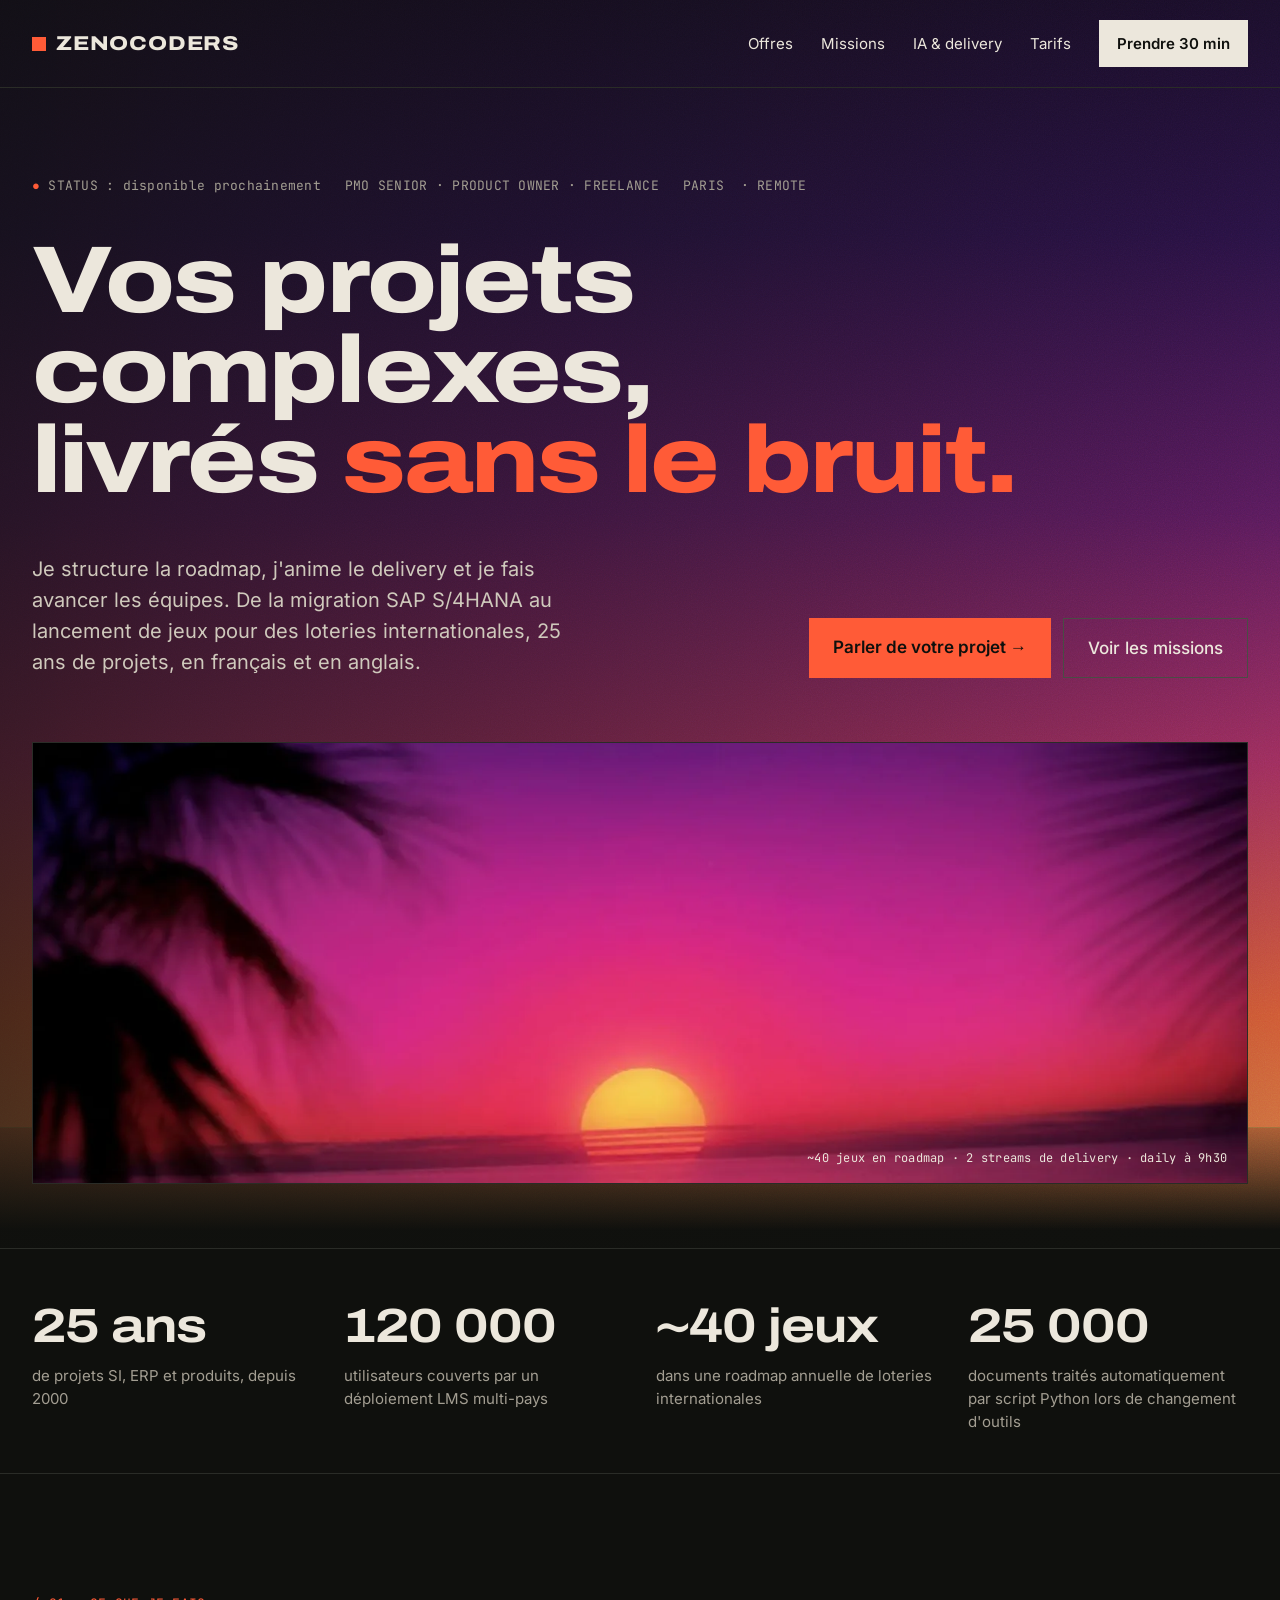
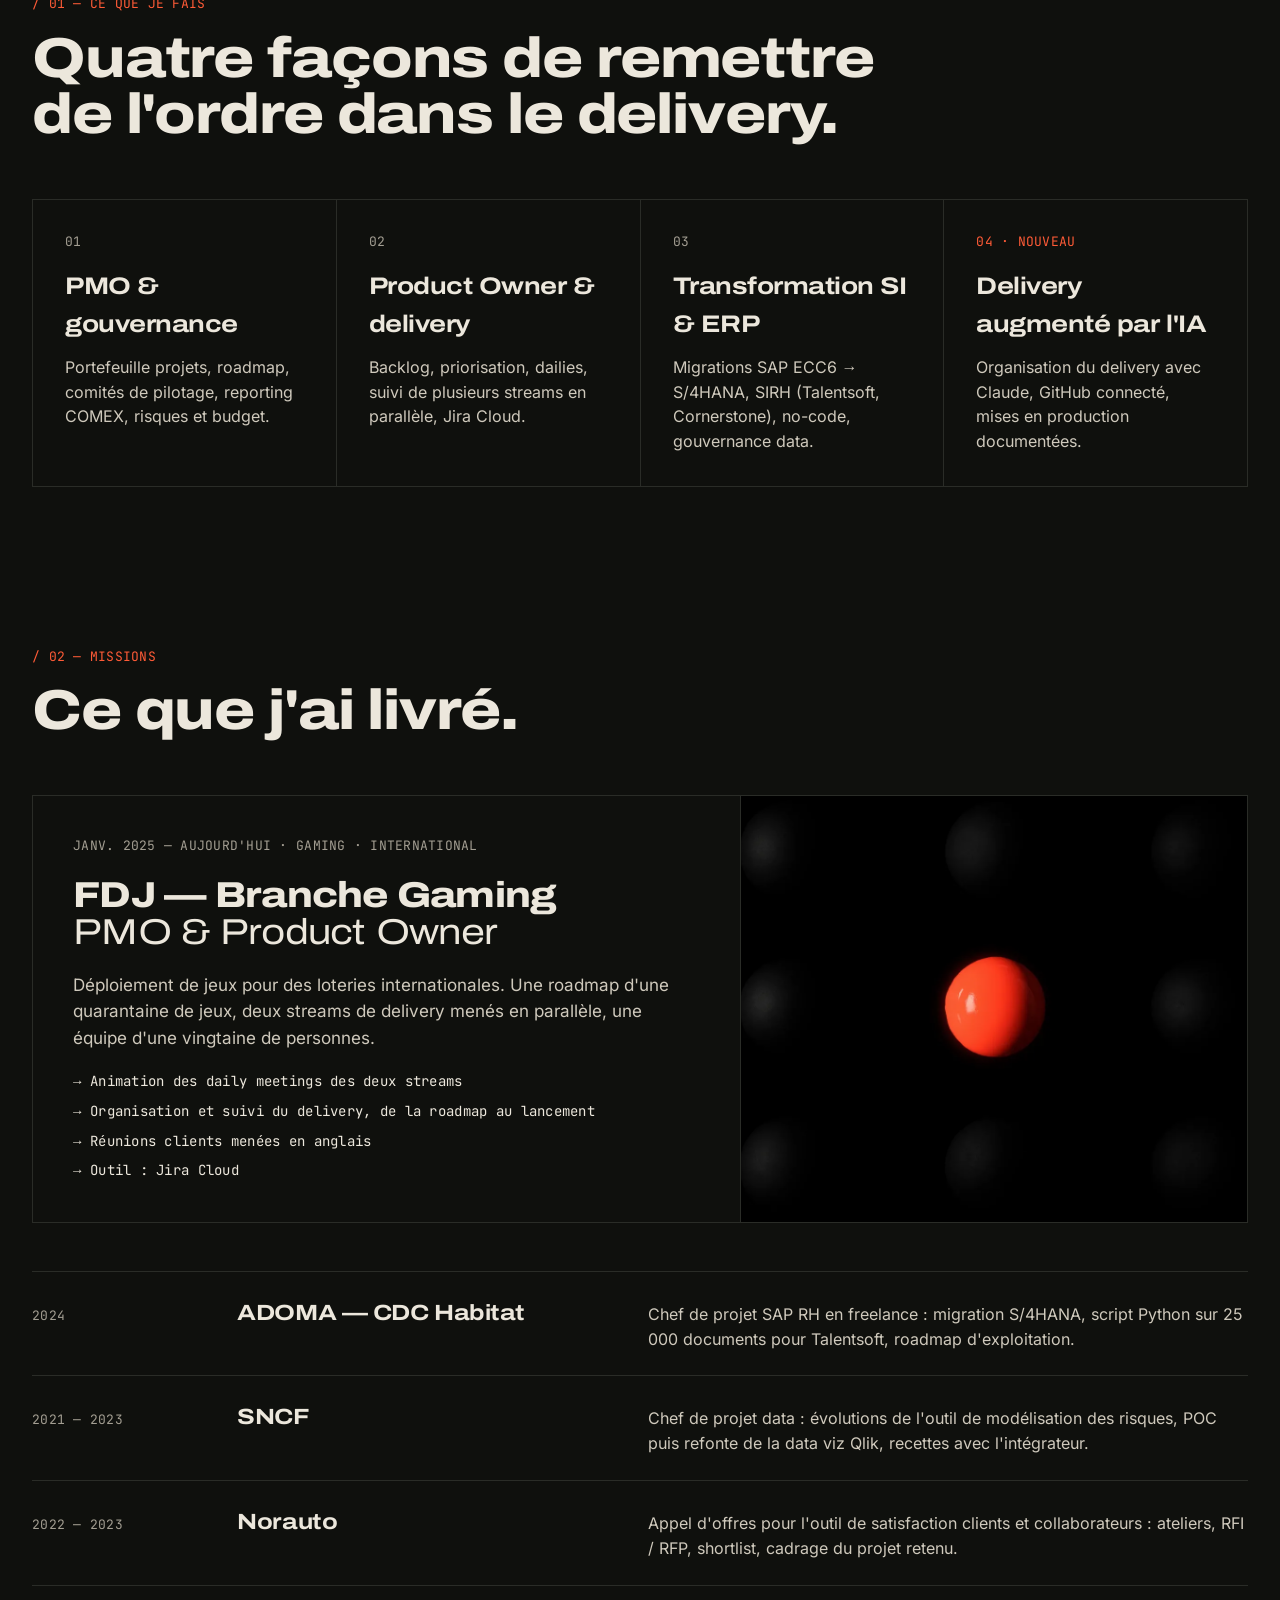
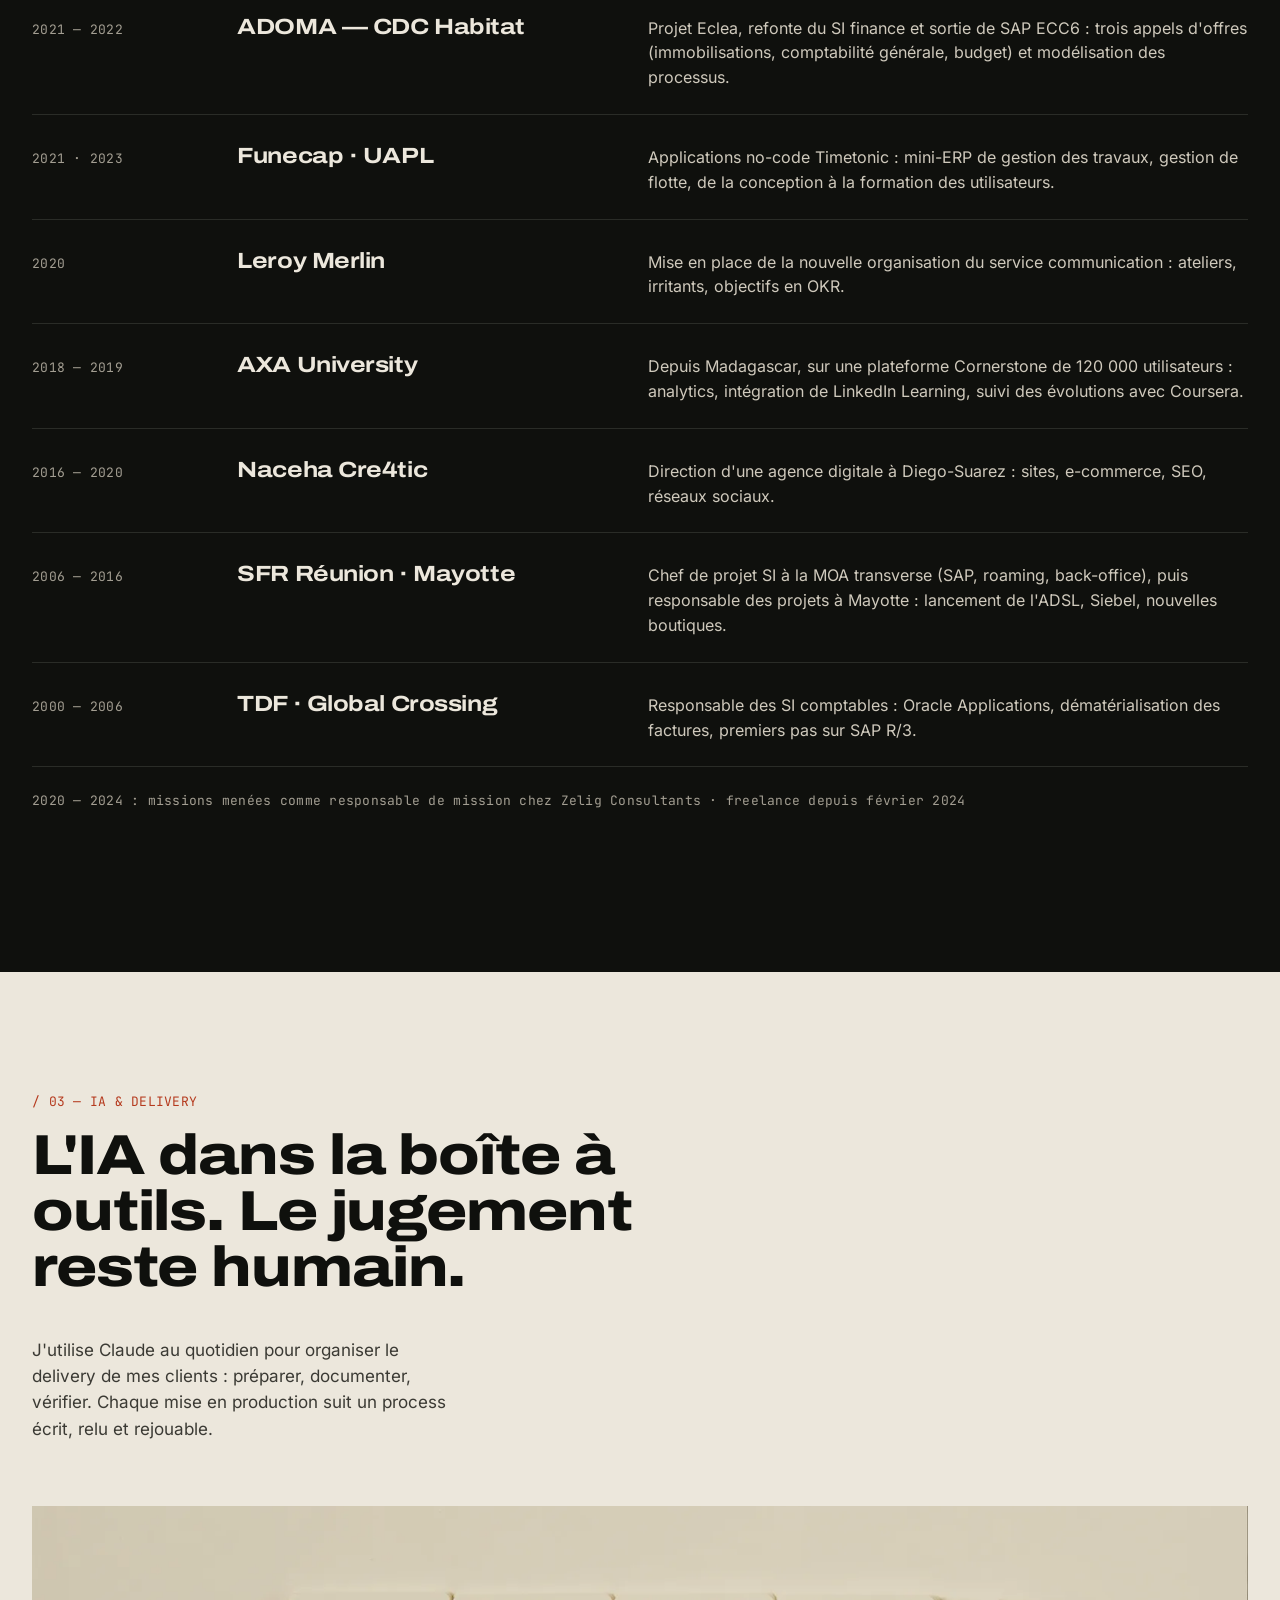
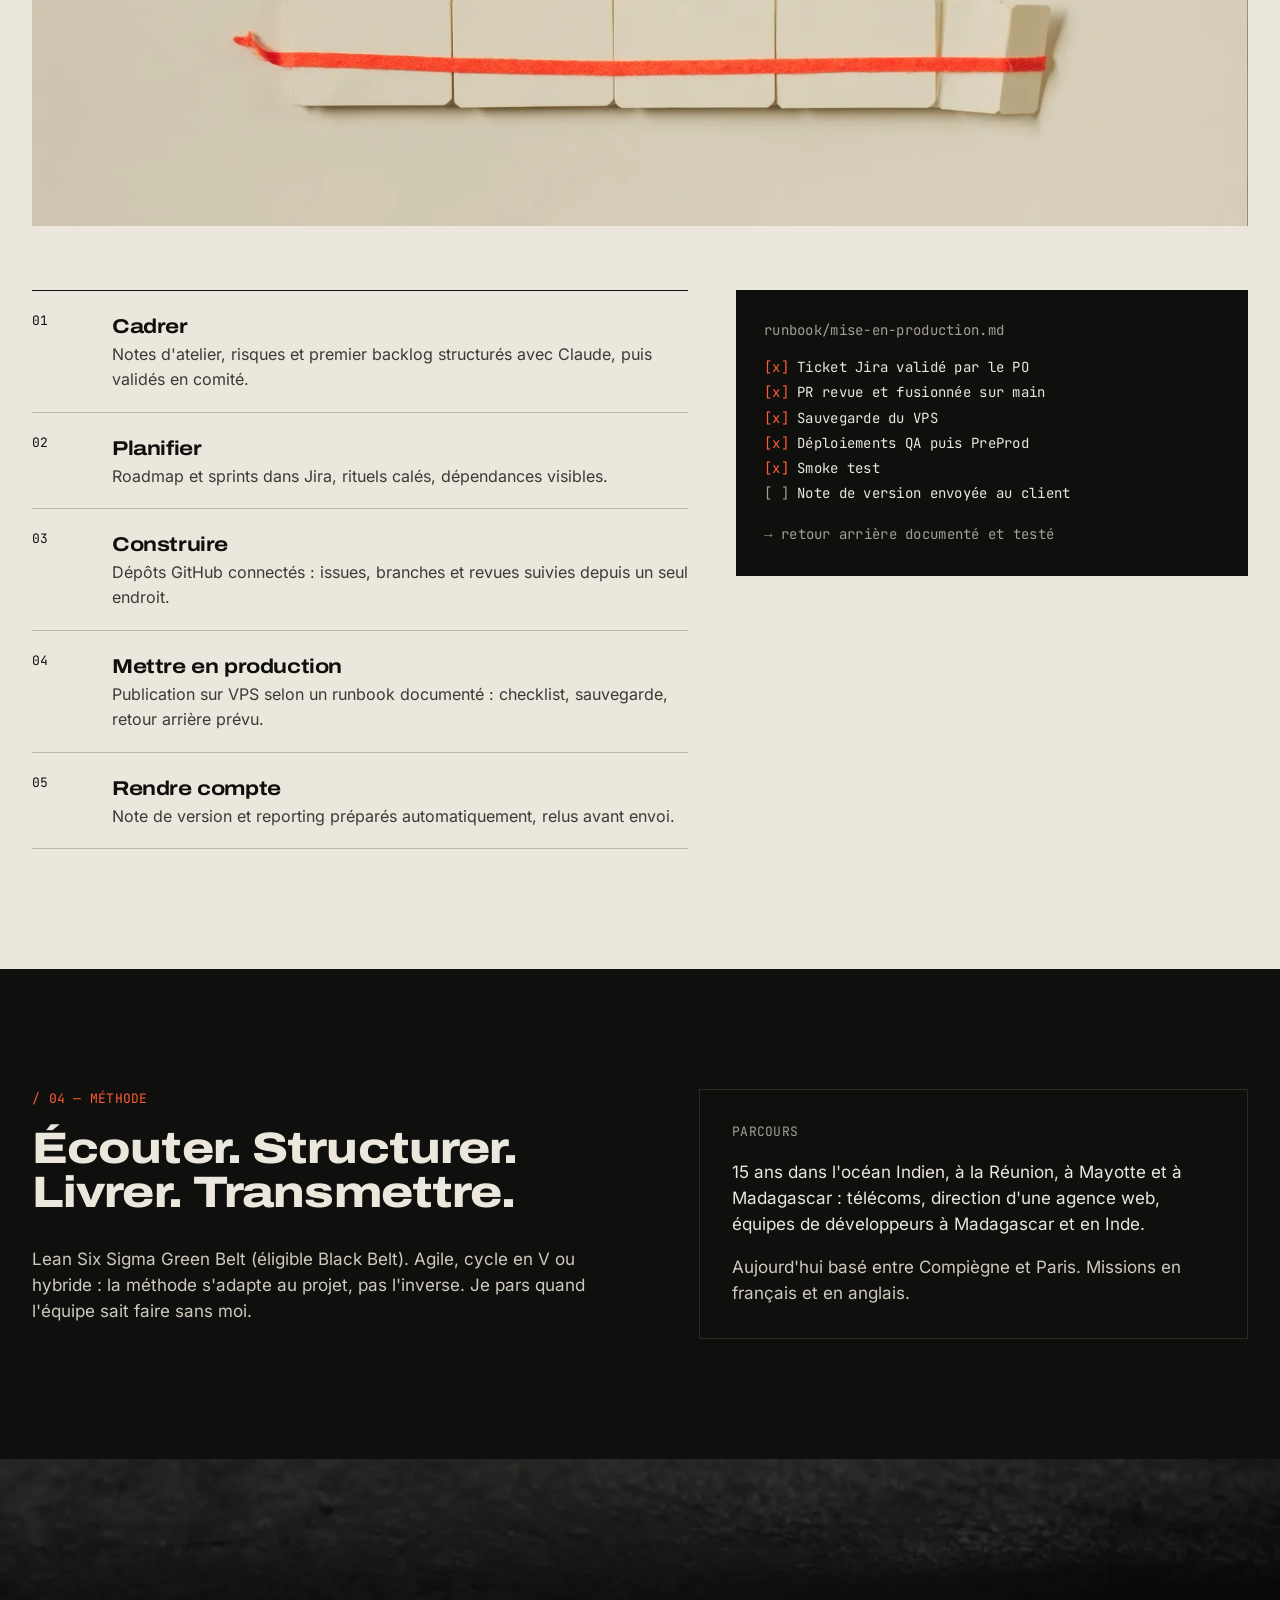
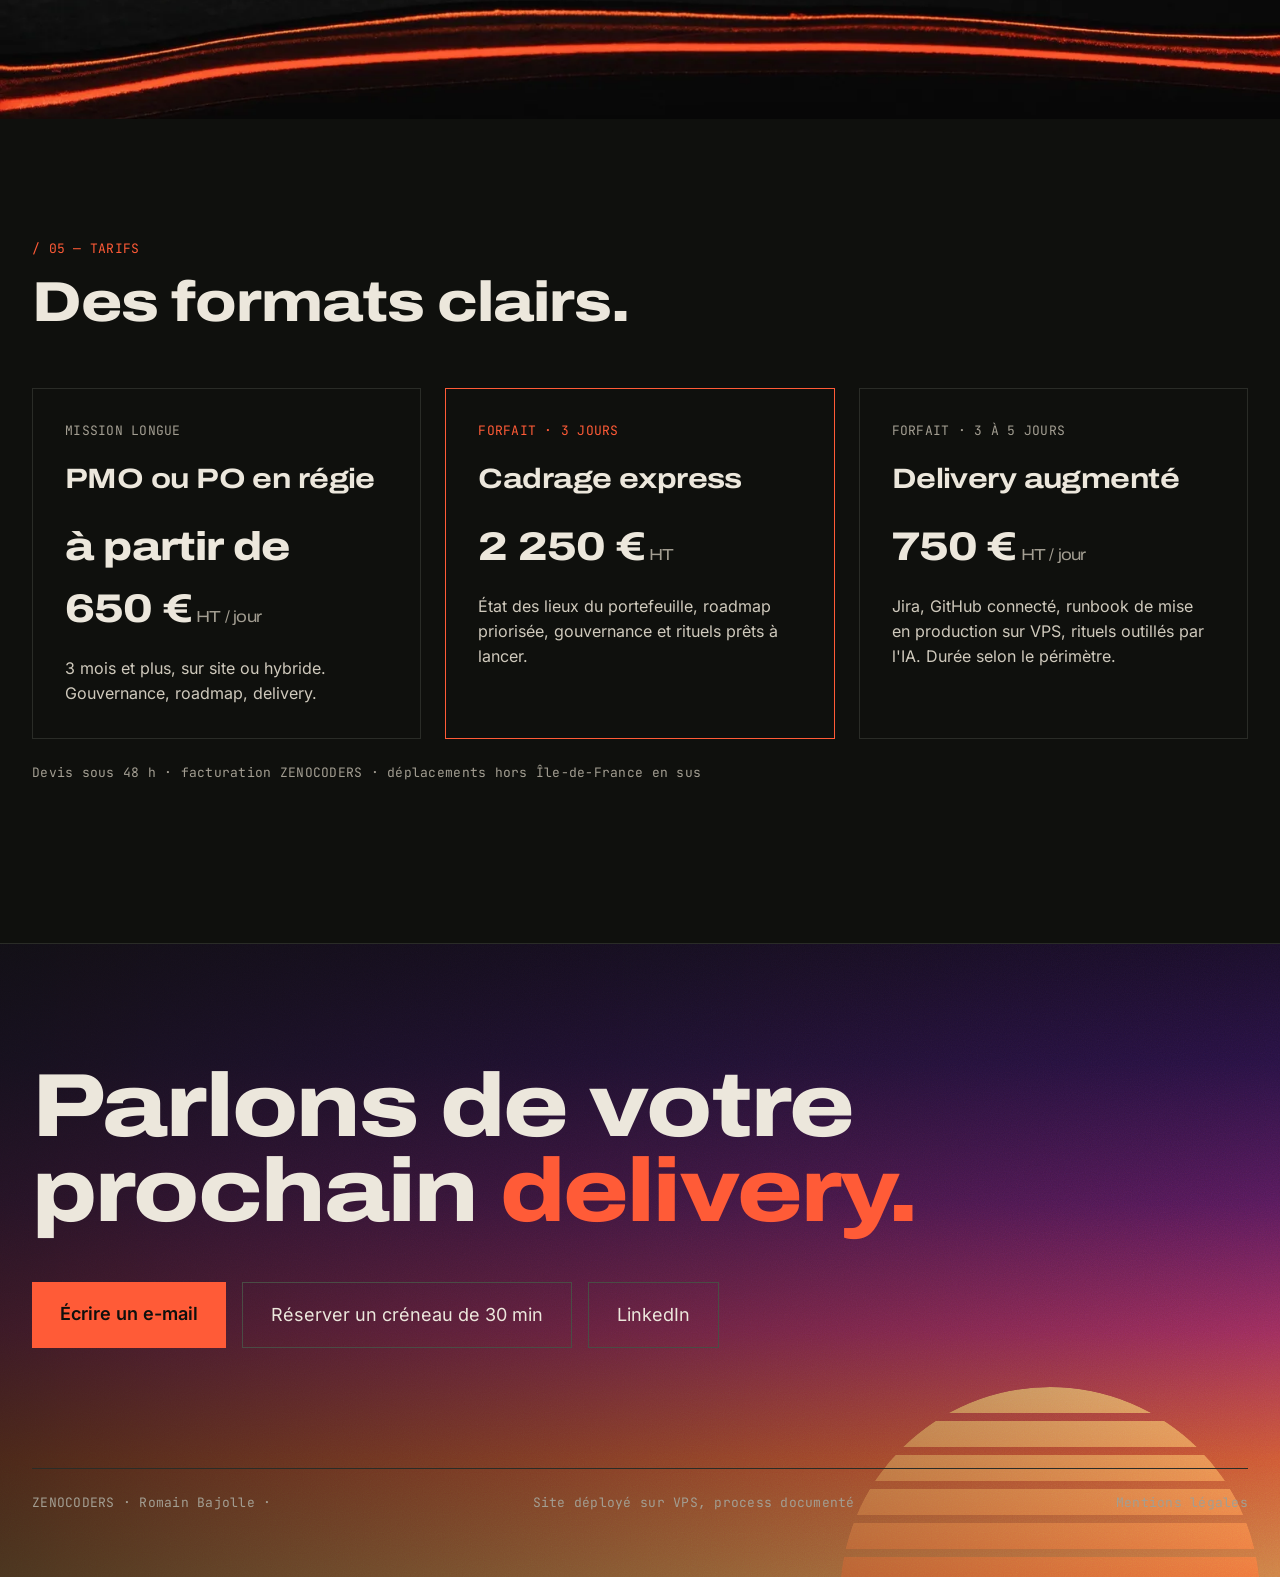
<file: public/index.html>
<!doctype html>
<!-- FOND DU SITE : seule ligne à modifier pour changer d'ambiance.
     data-fond : encre | vice-crepuscule | vice-nuit | vice-aube
     --fond-intensite : 0 à 1 (force du dégradé) · --fond-lisibilite : 0 à 1 (voile derrière le texte)
     data-fond-anime : oui | non (dérive lente du fond et du soleil) -->
<html lang="fr" data-fond="vice-crepuscule" data-fond-anime="oui" style="--fond-intensite: 0.8; --fond-lisibilite: 0.55">
<head>
<meta charset="utf-8">
<meta name="viewport" content="width=device-width, initial-scale=1">
<title>ZENOCODERS — PMO Senior &amp; Product Owner freelance</title>
<meta name="description" content="Romain Bajolle, PMO Senior et Product Owner freelance : roadmap, gouvernance et delivery de projets complexes, augmenté par l'IA. 25 ans de projets SI, ERP et produits.">
<meta name="theme-color" content="#0F100D">
<link rel="canonical" href="https://zenocoders.com/">
<meta property="og:type" content="website">
<meta property="og:title" content="ZENOCODERS — Vos projets complexes, livrés sans le bruit">
<meta property="og:description" content="PMO Senior &amp; Product Owner freelance. Roadmap, gouvernance, delivery augmenté par l'IA.">
<meta property="og:url" content="https://zenocoders.com/">
<meta property="og:image" content="https://zenocoders.com/assets/media/hero-vice-poster.webp">
<link rel="icon" href="favicon.svg" type="image/svg+xml">
<link rel="preload" href="assets/fonts/archivo-var.woff2" as="font" type="font/woff2" crossorigin>
<link rel="stylesheet" href="styles.css">
<script src="main.js" defer></script>
</head>
<body>
<div style="background: #0F100D; color: #ECE7DC; font-family: 'Inter', sans-serif; font-size: 17px; line-height: 1.55; min-height: 100vh">

<div class="zone-fond zone-haut">
<div class="fond" aria-hidden="true"><div class="fond-ciel"></div><div class="fond-soleil"></div><div class="fond-horizon"></div><svg class="fond-grain"><filter id="grain-haut"><feTurbulence type="fractalNoise" baseFrequency="0.85" numOctaves="2" stitchTiles="stitch"></feTurbulence></filter><rect width="100%" height="100%" filter="url(#grain-haut)"></rect></svg><div class="fond-voile"></div></div>
<!-- NAV -->
<header style="border-bottom: 1px solid #2A2C27">
<nav style="max-width: 1280px; margin: 0 auto; padding: 20px 32px; display: flex; flex-wrap: wrap; align-items: center; justify-content: space-between; gap: 16px">
<a href="#top" class="d" style="display: flex; align-items: center; gap: 10px; font-weight: 800; font-size: 20px; letter-spacing: 0.04em"><span style="width: 14px; height: 14px; background: #FF5B37; display: inline-block"></span>ZENOCODERS</a>
<div style="display: flex; flex-wrap: wrap; align-items: center; gap: 28px; font-size: 15px">
<span class="navl" style="display: contents"><a href="#offres">Offres</a><a href="#missions">Missions</a><a href="#ia">IA &amp; delivery</a><a href="#tarifs">Tarifs</a></span>
<a href="#contact" class="js-mail" data-u="romain" data-d="zenocoders.com" data-s="Prendre 30 min" style="background: #ECE7DC; color: #0F100D; padding: 12px 18px; font-weight: 600; min-height: 44px; box-sizing: border-box; display: inline-flex; align-items: center">Prendre 30 min</a>
</div>
</nav>
</header>

<!-- HERO -->


<!-- PROOF -->
<section class="sec" id="top" style="max-width: 1280px; margin: 0 auto; padding: 88px 32px 64px">
<div class="m" style="font-size: 13px; color: #A39E92; display: flex; flex-wrap: wrap; gap: 24px; margin-bottom: 40px"><span><span style="color: rgb(255, 91, 55)">●</span> STATUS : disponible prochainement</span><span>PMO SENIOR · PRODUCT OWNER · FREELANCE</span><span>PARIS&nbsp; · REMOTE</span></div>
<h1 class="d" style="margin: 0; font-size: clamp(48px, 7.4vw, 112px); line-height: 0.95; font-weight: 800; max-width: 1150px">Vos projets complexes,<br>livrés <span style="color: #FF5B37">sans le bruit.</span></h1>
<div style="display: flex; flex-wrap: wrap; justify-content: space-between; align-items: flex-end; gap: 32px; margin-top: 48px">
<p style="margin: 0; max-width: 560px; font-size: 20px; color: #CFC9BC">Je structure la roadmap, j'anime le delivery et je fais avancer les équipes. De la migration SAP S/4HANA au lancement de jeux pour des loteries internationales, 25 ans de projets, en français et en anglais.</p>
<div style="display: flex; flex-wrap: wrap; gap: 12px">
<a href="#contact" style="background: #FF5B37; color: #0F100D; padding: 16px 24px; font-weight: 600; min-height: 44px; box-sizing: border-box">Parler de votre projet →</a>
<a href="#missions" style="border: 1px solid #4A4C45; padding: 16px 24px; font-weight: 500; min-height: 44px; box-sizing: border-box">Voir les missions</a>
</div>
</div>

<!-- Hero visual: video placeholder + roadmap overlay -->
<div class="hv" style="margin-top: 64px; position: relative; height: 440px; background: #181A16; border: 1px solid #2A2C27; overflow: hidden">
<video preload="auto" src="assets/media/hero-vice.mp4" poster="assets/media/hero-vice-poster.webp" data-encre-src="assets/media/hero-loop.mp4" data-encre-poster="assets/media/hero-poster.webp" autoplay muted loop playsinline webkit-playsinline disablepictureinpicture aria-hidden="true" style="position: absolute; inset: 0; width: 100%; height: 100%; object-fit: cover"></video>
<div class="m" style="position: absolute; right: 20px; bottom: 16px; font-size: 12px; color: #ECE7DC">~40 jeux en roadmap · 2 streams de delivery · daily à 9h30</div>
</div>
</section>
</div><section style="border-top: 1px solid #2A2C27; border-bottom: 1px solid #2A2C27">
<div style="max-width: 1280px; margin: 0 auto; padding: 40px 32px; display: grid; grid-template-columns: repeat(auto-fit, minmax(220px, 1fr)); gap: 32px">
<div><div class="d" style="font-size: 48px; font-weight: 700">25 ans</div><div style="color: #A39E92; font-size: 15px">de projets SI, ERP et produits, depuis 2000</div></div>
<div><div class="d" style="font-size: 48px; font-weight: 700">120 000</div><div style="color: #A39E92; font-size: 15px">utilisateurs couverts par un déploiement LMS multi-pays</div></div>
<div><div class="d" style="font-size: 48px; font-weight: 700">~40 jeux</div><div style="color: #A39E92; font-size: 15px">dans une roadmap annuelle de loteries internationales</div></div>
<div><div class="d" style="font-size: 48px; font-weight: 700">25 000</div><div style="color: #A39E92; font-size: 15px">documents traités automatiquement par script Python lors de changement d'outils</div></div>
</div>
</section>

<!-- OFFRES -->
<section class="sec" id="offres" style="max-width: 1280px; margin: 0 auto; padding: 120px 32px 40px">
<div class="m" style="font-size: 13px; color: #FF5B37; margin-bottom: 16px">/ 01 — CE QUE JE FAIS</div>
<h2 class="d" style="margin: 0 0 56px; font-size: clamp(36px, 4.4vw, 64px); line-height: 1; font-weight: 800; max-width: 900px">Quatre façons de remettre de l'ordre dans le delivery.</h2>
<div style="display: grid; grid-template-columns: repeat(auto-fit, minmax(280px, 1fr)); gap: 1px; background: #2A2C27; border: 1px solid #2A2C27">
<div style="background: #0F100D; padding: 32px"><div class="m" style="font-size: 13px; color: #A39E92">01</div><h3 class="d" style="margin: 16px 0 12px; font-size: 24px; font-weight: 700">PMO &amp; gouvernance</h3><p style="margin: 0; color: #CFC9BC; font-size: 16px">Portefeuille projets, roadmap, comités de pilotage, reporting COMEX, risques et budget.</p></div>
<div style="background: #0F100D; padding: 32px"><div class="m" style="font-size: 13px; color: #A39E92">02</div><h3 class="d" style="margin: 16px 0 12px; font-size: 24px; font-weight: 700">Product Owner &amp; delivery</h3><p style="margin: 0; color: #CFC9BC; font-size: 16px">Backlog, priorisation, dailies, suivi de plusieurs streams en parallèle, Jira Cloud.</p></div>
<div style="background: #0F100D; padding: 32px"><div class="m" style="font-size: 13px; color: #A39E92">03</div><h3 class="d" style="margin: 16px 0 12px; font-size: 24px; font-weight: 700">Transformation SI &amp; ERP</h3><p style="margin: 0; color: #CFC9BC; font-size: 16px">Migrations SAP ECC6 → S/4HANA, SIRH (Talentsoft, Cornerstone), no-code, gouvernance data.</p></div>
<div style="background: #0F100D; padding: 32px"><div class="m" style="font-size: 13px; color: #FF5B37">04 · NOUVEAU</div><h3 class="d" style="margin: 16px 0 12px; font-size: 24px; font-weight: 700">Delivery augmenté par l'IA</h3><p style="margin: 0; color: #CFC9BC; font-size: 16px">Organisation du delivery avec Claude, GitHub connecté, mises en production documentées.</p></div>
</div>
</section>

<!-- MISSIONS -->
<section class="sec" id="missions" style="max-width: 1280px; margin: 0 auto; padding: 120px 32px 40px">
<div class="m" style="font-size: 13px; color: #FF5B37; margin-bottom: 16px">/ 02 — MISSIONS</div>
<h2 class="d" style="margin: 0 0 56px; font-size: clamp(36px, 4.4vw, 64px); line-height: 1; font-weight: 800">Ce que j'ai livré.</h2>

<!-- Featured case -->
<div style="display: flex; flex-wrap: wrap; border: 1px solid #2A2C27; margin-bottom: 48px">
<div style="flex: 1 1 520px; min-width: 0; padding: 40px; display: flex; flex-direction: column; gap: 20px">
<div class="m" style="font-size: 13px; color: #A39E92">JANV. 2025 — AUJOURD'HUI · GAMING · INTERNATIONAL</div>
<h3 class="d" style="margin: 0; font-size: 36px; line-height: 1.05; font-weight: 800">FDJ — Branche Gaming<br><span style="font-weight: 400">PMO &amp; Product Owner</span></h3>
<p style="margin: 0; color: #CFC9BC">Déploiement de jeux pour des loteries internationales. Une roadmap d'une quarantaine de jeux, deux streams de delivery menés en parallèle, une équipe d'une vingtaine de personnes.</p>
<ul class="m" style="margin: 0; padding: 0; list-style: none; font-size: 14px; display: flex; flex-direction: column; gap: 8px; color: #ECE7DC">
<li>→ Animation des daily meetings des deux streams</li>
<li>→ Organisation et suivi du delivery, de la roadmap au lancement</li>
<li>→ Réunions clients menées en anglais</li>
<li>→ Outil : Jira Cloud</li>
</ul>
</div>
<div style="flex: 1 1 400px; min-height: 340px; background: #181A16; border-left: 1px solid #2A2C27; position: relative">
<img src="assets/media/fdj-sphere.webp" alt="" style="position: absolute; inset: 0; width: 100%; height: 100%; object-fit: cover; display: block">
</div>
</div>

<!-- Mission list -->
<div style="border-top: 1px solid #2A2C27">
<div class="m-row" style="display: grid; grid-template-columns: repeat(12, minmax(0, 1fr)); gap: 16px; padding: 24px 0; border-bottom: 1px solid #2A2C27; align-items: baseline">
<div class="m" style="grid-column: span 2; font-size: 13px; color: #A39E92">2024</div>
<div class="d" style="grid-column: span 4; font-size: 22px; font-weight: 700">ADOMA — CDC Habitat</div>
<div style="grid-column: span 6; color: #CFC9BC; font-size: 16px">Chef de projet SAP RH en freelance : migration S/4HANA, script Python sur 25 000 documents pour Talentsoft, roadmap d'exploitation.</div>
</div>
<div class="m-row" style="display: grid; grid-template-columns: repeat(12, minmax(0, 1fr)); gap: 16px; padding: 24px 0; border-bottom: 1px solid #2A2C27; align-items: baseline">
<div class="m" style="grid-column: span 2; font-size: 13px; color: #A39E92">2021 — 2023</div>
<div class="d" style="grid-column: span 4; font-size: 22px; font-weight: 700">SNCF</div>
<div style="grid-column: span 6; color: #CFC9BC; font-size: 16px">Chef de projet data : évolutions de l'outil de modélisation des risques, POC puis refonte de la data viz Qlik, recettes avec l'intégrateur.</div>
</div>
<div class="m-row" style="display: grid; grid-template-columns: repeat(12, minmax(0, 1fr)); gap: 16px; padding: 24px 0; border-bottom: 1px solid #2A2C27; align-items: baseline">
<div class="m" style="grid-column: span 2; font-size: 13px; color: #A39E92">2022 — 2023</div>
<div class="d" style="grid-column: span 4; font-size: 22px; font-weight: 700">Norauto</div>
<div style="grid-column: span 6; color: #CFC9BC; font-size: 16px">Appel d'offres pour l'outil de satisfaction clients et collaborateurs : ateliers, RFI / RFP, shortlist, cadrage du projet retenu.</div>
</div>
<div class="m-row" style="display: grid; grid-template-columns: repeat(12, minmax(0, 1fr)); gap: 16px; padding: 24px 0; border-bottom: 1px solid #2A2C27; align-items: baseline">
<div class="m" style="grid-column: span 2; font-size: 13px; color: #A39E92">2021 — 2022</div>
<div class="d" style="grid-column: span 4; font-size: 22px; font-weight: 700">ADOMA — CDC Habitat</div>
<div style="grid-column: span 6; color: #CFC9BC; font-size: 16px">Projet Eclea, refonte du SI finance et sortie de SAP ECC6 : trois appels d'offres (immobilisations, comptabilité générale, budget) et modélisation des processus.</div>
</div>
<div class="m-row" style="display: grid; grid-template-columns: repeat(12, minmax(0, 1fr)); gap: 16px; padding: 24px 0; border-bottom: 1px solid #2A2C27; align-items: baseline">
<div class="m" style="grid-column: span 2; font-size: 13px; color: #A39E92">2021 · 2023</div>
<div class="d" style="grid-column: span 4; font-size: 22px; font-weight: 700">Funecap · UAPL</div>
<div style="grid-column: span 6; color: #CFC9BC; font-size: 16px">Applications no-code Timetonic : mini-ERP de gestion des travaux, gestion de flotte, de la conception à la formation des utilisateurs.</div>
</div>
<div class="m-row" style="display: grid; grid-template-columns: repeat(12, minmax(0, 1fr)); gap: 16px; padding: 24px 0; border-bottom: 1px solid #2A2C27; align-items: baseline">
<div class="m" style="grid-column: span 2; font-size: 13px; color: #A39E92">2020</div>
<div class="d" style="grid-column: span 4; font-size: 22px; font-weight: 700">Leroy Merlin</div>
<div style="grid-column: span 6; color: #CFC9BC; font-size: 16px">Mise en place de la nouvelle organisation du service communication : ateliers, irritants, objectifs en OKR.</div>
</div>
<div class="m-row" style="display: grid; grid-template-columns: repeat(12, minmax(0, 1fr)); gap: 16px; padding: 24px 0; border-bottom: 1px solid #2A2C27; align-items: baseline">
<div class="m" style="grid-column: span 2; font-size: 13px; color: #A39E92">2018 — 2019</div>
<div class="d" style="grid-column: span 4; font-size: 22px; font-weight: 700">AXA University</div>
<div style="grid-column: span 6; color: #CFC9BC; font-size: 16px">Depuis Madagascar, sur une plateforme Cornerstone de 120 000 utilisateurs : analytics, intégration de LinkedIn Learning, suivi des évolutions avec Coursera.</div>
</div>
<div class="m-row" style="display: grid; grid-template-columns: repeat(12, minmax(0, 1fr)); gap: 16px; padding: 24px 0; border-bottom: 1px solid #2A2C27; align-items: baseline">
<div class="m" style="grid-column: span 2; font-size: 13px; color: #A39E92">2016 — 2020</div>
<div class="d" style="grid-column: span 4; font-size: 22px; font-weight: 700">Naceha Cre4tic</div>
<div style="grid-column: span 6; color: #CFC9BC; font-size: 16px">Direction d'une agence digitale à Diego-Suarez : sites, e-commerce, SEO, réseaux sociaux.</div>
</div>
<div class="m-row" style="display: grid; grid-template-columns: repeat(12, minmax(0, 1fr)); gap: 16px; padding: 24px 0; border-bottom: 1px solid #2A2C27; align-items: baseline">
<div class="m" style="grid-column: span 2; font-size: 13px; color: #A39E92">2006 — 2016</div>
<div class="d" style="grid-column: span 4; font-size: 22px; font-weight: 700">SFR Réunion · Mayotte</div>
<div style="grid-column: span 6; color: #CFC9BC; font-size: 16px">Chef de projet SI à la MOA transverse (SAP, roaming, back-office), puis responsable des projets à Mayotte : lancement de l'ADSL, Siebel, nouvelles boutiques.</div>
</div>
<div class="m-row" style="display: grid; grid-template-columns: repeat(12, minmax(0, 1fr)); gap: 16px; padding: 24px 0; border-bottom: 1px solid #2A2C27; align-items: baseline">
<div class="m" style="grid-column: span 2; font-size: 13px; color: #A39E92">2000 — 2006</div>
<div class="d" style="grid-column: span 4; font-size: 22px; font-weight: 700">TDF · Global Crossing</div>
<div style="grid-column: span 6; color: #CFC9BC; font-size: 16px">Responsable des SI comptables : Oracle Applications, dématérialisation des factures, premiers pas sur SAP R/3.</div>
</div>
</div>
<p class="m" style="margin: 24px 0 0; font-size: 13px; color: #A39E92">2020 — 2024 : missions menées comme responsable de mission chez Zelig Consultants · freelance depuis février 2024</p>
</section>

<!-- IA -->
<section id="ia" style="background: #ECE7DC; color: #0F100D; margin-top: 120px">
<div class="sec" style="max-width: 1280px; margin: 0 auto; padding: 120px 32px">
<div class="m" style="font-size: 13px; color: #B53A1E; margin-bottom: 16px">/ 03 — IA &amp; DELIVERY</div>
<div style="display: flex; flex-wrap: wrap; justify-content: space-between; gap: 40px; margin-bottom: 64px">
<h2 class="d" style="margin: 0; font-size: clamp(36px, 4.4vw, 64px); line-height: 1; font-weight: 800; max-width: 760px">L'IA dans la boîte à outils. Le jugement reste humain.</h2>
<p style="margin: 0; max-width: 420px; color: #3B3A34">J'utilise Claude au quotidien pour organiser le delivery de mes clients : préparer, documenter, vérifier. Chaque mise en production suit un process écrit, relu et rejouable.</p>
</div>
<img src="assets/media/ia-fil.webp" alt="" style="display: block; width: 100%; height: 320px; object-fit: cover; margin-bottom: 64px">
<div style="display: flex; flex-wrap: wrap; gap: 48px">
<ol style="flex: 1 1 560px; min-width: 0; margin: 0; padding: 0; list-style: none; border-top: 1px solid #0F100D">
<li style="display: grid; grid-template-columns: 64px 1fr; gap: 16px; padding: 20px 0; border-bottom: 1px solid #BDB6A8"><span class="m" style="font-size: 13px">01</span><div><strong class="d" style="font-size: 20px">Cadrer</strong><div style="color: #3B3A34; font-size: 16px">Notes d'atelier, risques et premier backlog structurés avec Claude, puis validés en comité.</div></div></li>
<li style="display: grid; grid-template-columns: 64px 1fr; gap: 16px; padding: 20px 0; border-bottom: 1px solid #BDB6A8"><span class="m" style="font-size: 13px">02</span><div><strong class="d" style="font-size: 20px">Planifier</strong><div style="color: #3B3A34; font-size: 16px">Roadmap et sprints dans Jira, rituels calés, dépendances visibles.</div></div></li>
<li style="display: grid; grid-template-columns: 64px 1fr; gap: 16px; padding: 20px 0; border-bottom: 1px solid #BDB6A8"><span class="m" style="font-size: 13px">03</span><div><strong class="d" style="font-size: 20px">Construire</strong><div style="color: #3B3A34; font-size: 16px">Dépôts GitHub connectés : issues, branches et revues suivies depuis un seul endroit.</div></div></li>
<li style="display: grid; grid-template-columns: 64px 1fr; gap: 16px; padding: 20px 0; border-bottom: 1px solid #BDB6A8"><span class="m" style="font-size: 13px">04</span><div><strong class="d" style="font-size: 20px">Mettre en production</strong><div style="color: #3B3A34; font-size: 16px">Publication sur VPS selon un runbook documenté : checklist, sauvegarde, retour arrière prévu.</div></div></li>
<li style="display: grid; grid-template-columns: 64px 1fr; gap: 16px; padding: 20px 0; border-bottom: 1px solid #BDB6A8"><span class="m" style="font-size: 13px">05</span><div><strong class="d" style="font-size: 20px">Rendre compte</strong><div style="color: #3B3A34; font-size: 16px">Note de version et reporting préparés automatiquement, relus avant envoi.</div></div></li>
</ol>
<div class="m" style="flex: 1 1 360px; min-width: 0; background: #0F100D; color: #ECE7DC; padding: 28px; font-size: 14px; line-height: 1.8; align-self: flex-start">
<div style="color: #A39E92; margin-bottom: 12px">runbook/mise-en-production.md</div>
<div><span style="color: #FF5B37">[x]</span> Ticket Jira validé par le PO</div>
<div><span style="color: #FF5B37">[x]</span> PR revue et fusionnée sur main</div>
<div><span style="color: #FF5B37">[x]</span> Sauvegarde du VPS</div>
<div><span style="color: rgb(255, 91, 55)">[x]</span> Déploiements QA puis PreProd</div>
<div><span style="color: rgb(255, 91, 55)">[x]</span>&nbsp;Smoke test</div>
<div><span style="color: #A39E92">[ ]</span> Note de version envoyée au client</div>
<div style="color: #A39E92; margin-top: 16px">→ retour arrière documenté et testé</div>
</div>
</div>
</div>
</section>

<!-- METHODE + PARCOURS -->
<section class="sec" style="max-width: 1280px; margin: 0 auto; padding: 120px 32px 40px; display: flex; flex-wrap: wrap; gap: 64px">
<div style="flex: 1 1 520px; min-width: 0">
<div class="m" style="font-size: 13px; color: #FF5B37; margin-bottom: 16px">/ 04 — MÉTHODE</div>
<h2 class="d" style="margin: 0 0 32px; font-size: 44px; line-height: 1; font-weight: 800">Écouter. Structurer. Livrer. Transmettre.</h2>
<p style="margin: 0; color: #CFC9BC">Lean Six Sigma Green Belt (éligible Black Belt). Agile, cycle en V ou hybride : la méthode s'adapte au projet, pas l'inverse. Je pars quand l'équipe sait faire sans moi.</p>
</div>
<div style="flex: 1 1 400px; min-width: 0; border: 1px solid #2A2C27; padding: 32px">
<div class="m" style="font-size: 13px; color: #A39E92; margin-bottom: 16px">PARCOURS</div>
<p style="margin: 0 0 16px">15 ans dans l'océan Indien, à la Réunion, à Mayotte et à Madagascar : télécoms, direction d'une agence web, équipes de développeurs à Madagascar et en Inde.</p>
<p style="margin: 0; color: #CFC9BC">Aujourd'hui basé entre Compiègne et Paris. Missions en français et en anglais.</p>
</div>
</section>

<div style="margin-top: 80px; height: 260px; overflow: hidden"><img src="assets/media/ligne-metal.webp" alt="" style="display: block; width: 100%; height: 100%; object-fit: cover"></div>
<!-- TARIFS -->
<section class="sec" id="tarifs" style="max-width: 1280px; margin: 0 auto; padding: 120px 32px 40px">
<div class="m" style="font-size: 13px; color: #FF5B37; margin-bottom: 16px">/ 05 — TARIFS</div>
<h2 class="d" style="margin: 0 0 56px; font-size: clamp(36px, 4.4vw, 64px); line-height: 1; font-weight: 800">Des formats clairs.</h2>
<div style="display: grid; grid-template-columns: repeat(auto-fit, minmax(300px, 1fr)); gap: 24px">
<div style="border: 1px solid #2A2C27; padding: 32px; display: flex; flex-direction: column; gap: 16px">
<div class="m" style="font-size: 13px; color: #A39E92">MISSION LONGUE</div>
<h3 class="d" style="margin: 0; font-size: 28px; font-weight: 700">PMO ou PO en régie</h3>
<div class="d" style="font-size: 40px; font-weight: 800">à partir de <br>650 €<span style="font-size: 16px; font-weight: 400; color: rgb(163, 158, 146)"> HT / jour</span></div>
<p style="margin: 0; color: #CFC9BC; font-size: 16px">3 mois et plus, sur site ou hybride. Gouvernance, roadmap, delivery.</p>
</div>
<div style="border: 1px solid #FF5B37; padding: 32px; display: flex; flex-direction: column; gap: 16px">
<div class="m" style="font-size: 13px; color: #FF5B37">FORFAIT · 3 JOURS</div>
<h3 class="d" style="margin: 0; font-size: 28px; font-weight: 700">Cadrage express</h3>
<div class="d" style="font-size: 40px; font-weight: 800">2 250 €<span style="font-size: 16px; font-weight: 400; color: rgb(163, 158, 146)"> HT</span></div>
<p style="margin: 0; color: #CFC9BC; font-size: 16px">État des lieux du portefeuille, roadmap priorisée, gouvernance et rituels prêts à lancer.</p>
</div>
<div style="border: 1px solid #2A2C27; padding: 32px; display: flex; flex-direction: column; gap: 16px">
<div class="m" style="font-size: 13px; color: #A39E92">FORFAIT · 3 À 5 JOURS</div>
<h3 class="d" style="margin: 0; font-size: 28px; font-weight: 700">Delivery augmenté</h3>
<div class="d" style="font-size: 40px; font-weight: 800">750 €<span style="font-size: 16px; font-weight: 400; color: rgb(163, 158, 146)"> HT / jour</span></div>
<p style="margin: 0; color: #CFC9BC; font-size: 16px">Jira, GitHub connecté, runbook de mise en production sur VPS, rituels outillés par l'IA. Durée selon le périmètre.</p>
</div>
</div>
<p class="m" style="margin: 24px 0 0; font-size: 13px; color: #A39E92">Devis sous 48 h · facturation ZENOCODERS · déplacements hors Île-de-France en sus</p>
</section>

<!-- CONTACT -->
<section id="contact" class="zone-fond zone-bas" style="border-top: 1px solid #2A2C27; margin-top: 120px">
<div class="fond" aria-hidden="true"><div class="fond-ciel"></div><div class="fond-soleil"></div><div class="fond-horizon"></div><svg class="fond-grain"><filter id="grain-bas"><feTurbulence type="fractalNoise" baseFrequency="0.85" numOctaves="2" stitchTiles="stitch"></feTurbulence></filter><rect width="100%" height="100%" filter="url(#grain-bas)"></rect></svg><div class="fond-voile"></div></div>
<div class="sec" style="max-width: 1280px; margin: 0 auto; padding: 120px 32px 64px">
<h2 class="d" style="margin: 0; font-size: clamp(44px, 7vw, 104px); line-height: 0.95; font-weight: 800">Parlons de votre<br>prochain <span style="color: #FF5B37">delivery.</span></h2>
<div style="display: flex; flex-wrap: wrap; gap: 16px; margin-top: 48px">
<a href="#contact" class="js-mail" data-u="romain" data-d="zenocoders.com" data-s="Contact via zenocoders.com" style="background: #FF5B37; color: #0F100D; padding: 18px 28px; font-weight: 600; font-size: 18px">Écrire un e-mail</a>
<a href="#contact" class="js-mail" data-u="romain" data-d="zenocoders.com" data-s="Créneau de 30 min" style="border: 1px solid #4A4C45; padding: 18px 28px; font-size: 18px">Réserver un créneau de 30 min</a>
<a href="https://www.linkedin.com/in/romain-bajolle/" rel="noopener noreferrer" target="_blank" style="border: 1px solid #4A4C45; padding: 18px 28px; font-size: 18px">LinkedIn</a>
</div>
<div class="m" style="margin-top: 120px; padding-top: 24px; border-top: 1px solid #2A2C27; display: flex; flex-wrap: wrap; justify-content: space-between; gap: 16px; font-size: 13px; color: #A39E92"><span>ZENOCODERS · Romain Bajolle ·</span><span>Site déployé sur VPS, process documenté</span><a href="mentions-legales.html" style="color: #A39E92">Mentions légales</a></div>
</div>
</section>

</div>
</body>
</html>
</file>
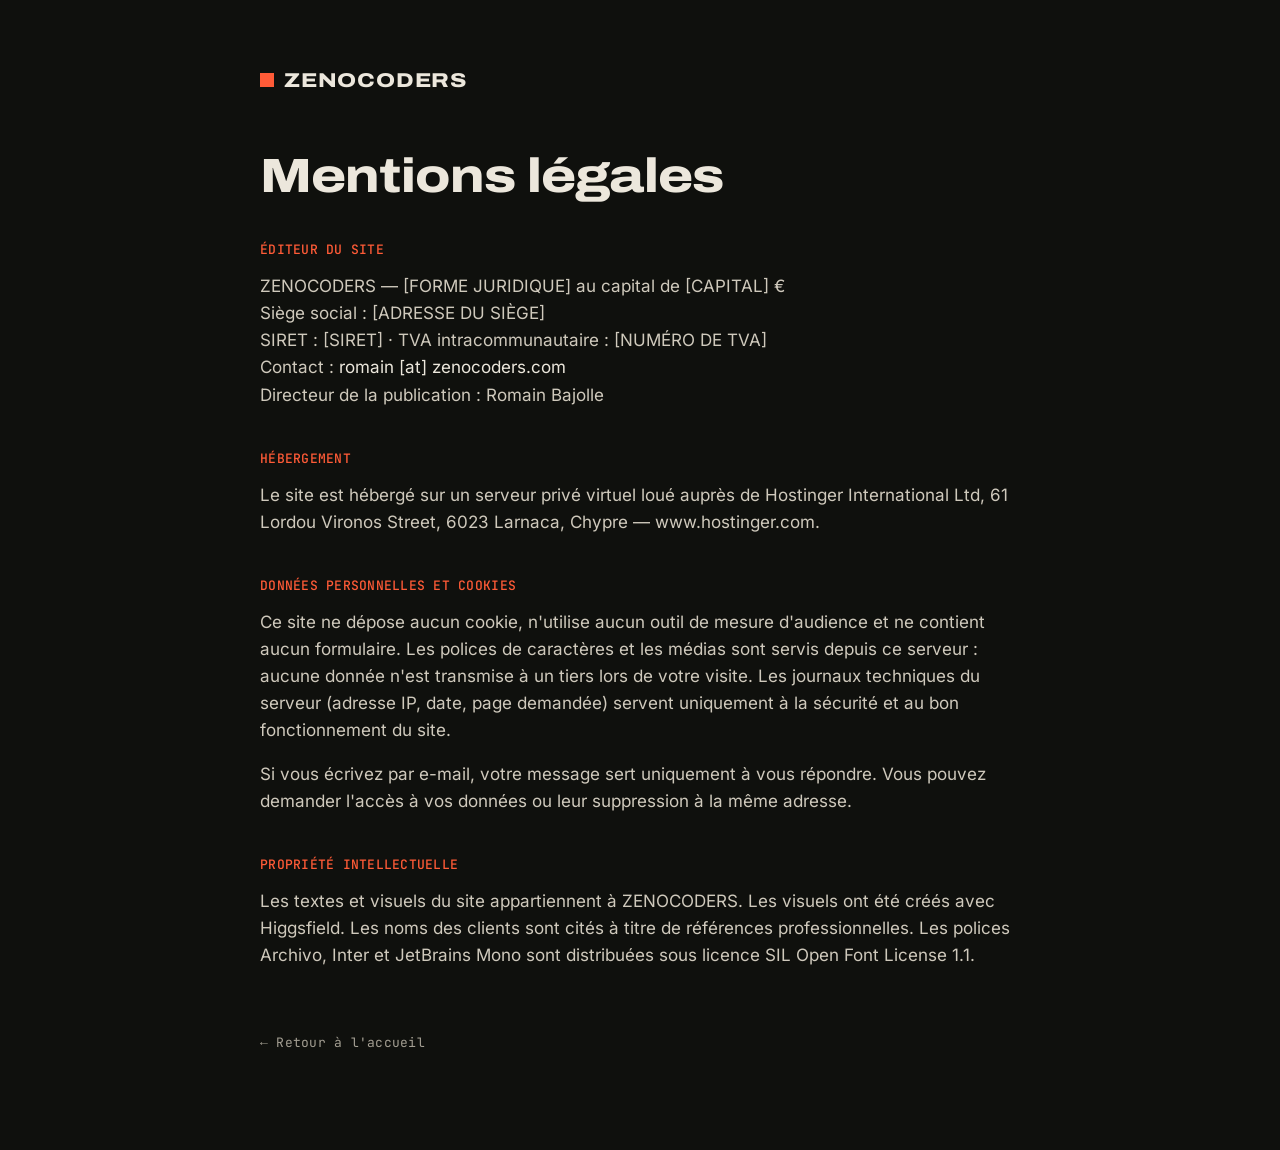
<file: public/mentions-legales.html>
<!doctype html>
<html lang="fr">
<head>
<meta charset="utf-8">
<meta name="viewport" content="width=device-width, initial-scale=1">
<title>Mentions légales — ZENOCODERS</title>
<meta name="robots" content="noindex">
<link rel="icon" href="favicon.svg" type="image/svg+xml">
<link rel="stylesheet" href="styles.css">
<script src="main.js" defer></script>
</head>
<body>
<div style="background: #0F100D; color: #ECE7DC; font-family: 'Inter', sans-serif; font-size: 17px; line-height: 1.6; min-height: 100vh">
<main style="max-width: 760px; margin: 0 auto; padding: 64px 24px 96px">
<a href="./" class="d" style="display: inline-flex; align-items: center; gap: 10px; font-weight: 800; font-size: 20px; letter-spacing: 0.04em"><span style="width: 14px; height: 14px; background: #FF5B37; display: inline-block"></span>ZENOCODERS</a>
<h1 class="d" style="margin: 56px 0 40px; font-size: 48px; line-height: 1; font-weight: 800">Mentions légales</h1>

<h2 class="m" style="font-size: 13px; color: #FF5B37; font-weight: 500; margin: 40px 0 12px">ÉDITEUR DU SITE</h2>
<p style="margin: 0; color: #CFC9BC">ZENOCODERS — [FORME JURIDIQUE] au capital de [CAPITAL] €<br>
Siège social : [ADRESSE DU SIÈGE]<br>
SIRET : [SIRET] · TVA intracommunautaire : [NUMÉRO DE TVA]<br>
Contact : <a href="#" class="js-mail" data-u="romain" data-d="zenocoders.com">romain [at] zenocoders.com</a><br>
Directeur de la publication : Romain Bajolle</p>

<h2 class="m" style="font-size: 13px; color: #FF5B37; font-weight: 500; margin: 40px 0 12px">HÉBERGEMENT</h2>
<p style="margin: 0; color: #CFC9BC">Le site est hébergé sur un serveur privé virtuel loué auprès de Hostinger International Ltd, 61 Lordou Vironos Street, 6023 Larnaca, Chypre — www.hostinger.com.</p>

<h2 class="m" style="font-size: 13px; color: #FF5B37; font-weight: 500; margin: 40px 0 12px">DONNÉES PERSONNELLES ET COOKIES</h2>
<p style="margin: 0; color: #CFC9BC">Ce site ne dépose aucun cookie, n'utilise aucun outil de mesure d'audience et ne contient aucun formulaire. Les polices de caractères et les médias sont servis depuis ce serveur : aucune donnée n'est transmise à un tiers lors de votre visite. Les journaux techniques du serveur (adresse IP, date, page demandée) servent uniquement à la sécurité et au bon fonctionnement du site.</p>
<p style="margin: 16px 0 0; color: #CFC9BC">Si vous écrivez par e-mail, votre message sert uniquement à vous répondre. Vous pouvez demander l'accès à vos données ou leur suppression à la même adresse.</p>

<h2 class="m" style="font-size: 13px; color: #FF5B37; font-weight: 500; margin: 40px 0 12px">PROPRIÉTÉ INTELLECTUELLE</h2>
<p style="margin: 0; color: #CFC9BC">Les textes et visuels du site appartiennent à ZENOCODERS. Les visuels ont été créés avec Higgsfield. Les noms des clients sont cités à titre de références professionnelles. Les polices Archivo, Inter et JetBrains Mono sont distribuées sous licence SIL Open Font License 1.1.</p>

<p class="m" style="margin: 64px 0 0; font-size: 13px"><a href="./" style="color: #A39E92">← Retour à l'accueil</a></p>
</main>
</div>
</body>
</html>
</file>
<file: public/styles.css>
@font-face{font-family:'Archivo';src:url(assets/fonts/archivo-var.woff2) format('woff2');font-weight:100 900;font-stretch:62% 125%;font-display:swap}
@font-face{font-family:'Inter';src:url(assets/fonts/inter-400.woff2) format('woff2');font-weight:400;font-display:swap}
@font-face{font-family:'Inter';src:url(assets/fonts/inter-500.woff2) format('woff2');font-weight:500;font-display:swap}
@font-face{font-family:'Inter';src:url(assets/fonts/inter-600.woff2) format('woff2');font-weight:600;font-display:swap}
@font-face{font-family:'JetBrains Mono';src:url(assets/fonts/jbmono-400.woff2) format('woff2');font-weight:400;font-display:swap}
@font-face{font-family:'JetBrains Mono';src:url(assets/fonts/jbmono-500.woff2) format('woff2');font-weight:500;font-display:swap}
html{scroll-behavior:smooth}
@media (prefers-reduced-motion:reduce){html{scroll-behavior:auto}}
a:focus-visible{outline:2px solid #FF5B37;outline-offset:3px}
body{margin:0;background:#0F100D}
a{color:#ECE7DC;text-decoration:none}a:hover{color:#FF5B37}
.d{font-family:'Archivo',sans-serif;font-stretch:118%;letter-spacing:-0.02em}
.m{font-family:'JetBrains Mono',monospace;letter-spacing:0.02em}
.m-row{}
@media (max-width:720px){
.m-row{grid-template-columns:1fr!important;gap:6px!important}
.m-row>*{grid-column:auto!important}
.sec{padding-top:72px!important;padding-left:20px!important;padding-right:20px!important}
.navl{display:none!important}
.hv{height:240px!important}
}

/* ---------- Fond paramétrable (réglé par data-fond sur <html>) ---------- */
html{--fond-intensite:.8;--fond-lisibilite:.55}
html[data-fond="vice-crepuscule"]{--fond-ciel:linear-gradient(180deg,#160A26 0%,#2E1050 22%,#6A1B6E 42%,#C2336F 60%,#FF6A3D 78%,#FFB15C 100%);--fond-soleil:linear-gradient(180deg,#FFD27A 0%,#FF7A3D 45%,#E0338F 100%);--fond-soleil-force:.95;--fond-horizon:rgba(255,177,92,.6)}
html[data-fond="vice-nuit"]{--fond-ciel:radial-gradient(70% 60% at 78% 92%,rgba(224,51,143,.85) 0%,rgba(224,51,143,0) 70%),radial-gradient(60% 50% at 20% 100%,rgba(46,196,199,.55) 0%,rgba(46,196,199,0) 70%),linear-gradient(180deg,#0B0618 0%,#1A0B2E 60%,#2B1240 100%);--fond-soleil:linear-gradient(180deg,#FF4FA3 0%,#7A2BC2 100%);--fond-soleil-force:.7;--fond-horizon:rgba(46,196,199,.6)}
html[data-fond="vice-aube"]{--fond-ciel:linear-gradient(180deg,#2A1446 0%,#8A3C8F 35%,#F0727F 62%,#FFB38A 82%,#FFE1B0 100%);--fond-soleil:linear-gradient(180deg,#FFF0C9 0%,#FFB15C 60%,#FF6A3D 100%);--fond-soleil-force:.9;--fond-horizon:rgba(255,225,176,.7)}
.zone-fond{position:relative;overflow:hidden;isolation:isolate}
.zone-fond>:not(.fond){position:relative;z-index:1}
.fond{position:absolute;inset:0;z-index:0;pointer-events:none;display:none}
html[data-fond^="vice"] .fond{display:block}
.fond-ciel{position:absolute;inset:-6%;background:var(--fond-ciel);opacity:var(--fond-intensite)}
.fond-soleil{position:absolute;left:76%;bottom:120px;width:min(420px,60vw);aspect-ratio:1;border-radius:50%;transform:translate(-50%,0);background:var(--fond-soleil);opacity:calc(var(--fond-soleil-force) * var(--fond-intensite));-webkit-mask-image:repeating-linear-gradient(180deg,#000 0 26px,transparent 26px 34px);mask-image:repeating-linear-gradient(180deg,#000 0 26px,transparent 26px 34px)}
.fond-horizon{position:absolute;left:0;right:0;bottom:0;height:120px;background:linear-gradient(180deg,rgba(15,16,13,.2),#0F100D 85%);border-top:1px solid var(--fond-horizon)}
.fond-grain{position:absolute;inset:0;width:100%;height:100%;opacity:.16;mix-blend-mode:overlay}
.fond-voile{position:absolute;inset:0;background:linear-gradient(90deg,rgba(15,16,13,calc(.35 + var(--fond-lisibilite) * .6)) 0%,rgba(15,16,13,calc(var(--fond-lisibilite) * .5)) 60%,rgba(15,16,13,0) 100%)}
.zone-bas .fond-soleil{bottom:-230px;left:82%}
.zone-bas .fond-horizon{display:none}
@keyframes fond-derive{0%,100%{transform:translateY(0) scale(1)}50%{transform:translateY(-3%) scale(1.04)}}
@keyframes fond-soleil{0%,100%{transform:translate(-50%,6%)}50%{transform:translate(-50%,0)}}
html[data-fond-anime="oui"] .fond-ciel{animation:fond-derive 18s ease-in-out infinite}
html[data-fond-anime="oui"] .fond-soleil{animation:fond-soleil 14s ease-in-out infinite}
@media (prefers-reduced-motion:reduce){.fond-ciel,.fond-soleil{animation:none!important}}
@media (max-width:720px){.fond-soleil{left:70%;bottom:60px}.zone-bas .fond-soleil{bottom:-80px}}
.zone-haut .fond-soleil{display:none} /* la vidéo néon a déjà son soleil */
</file>
